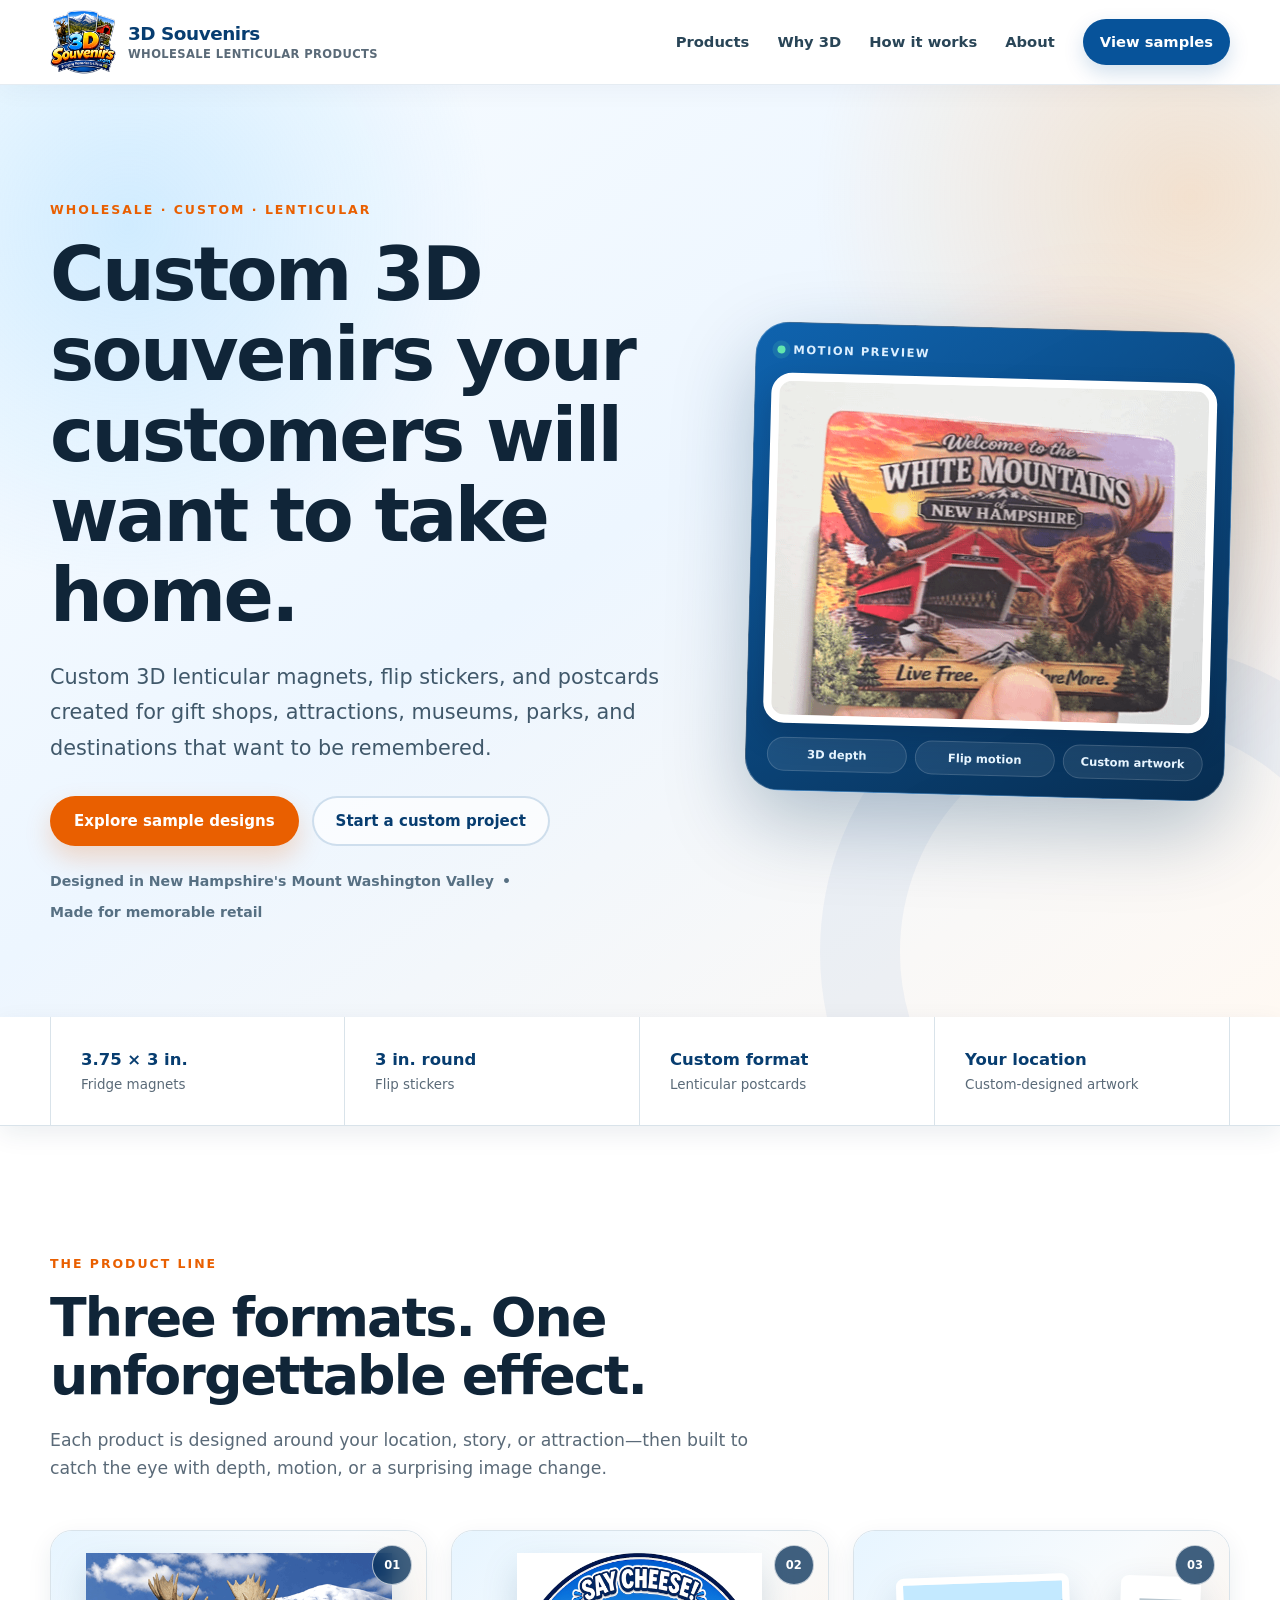
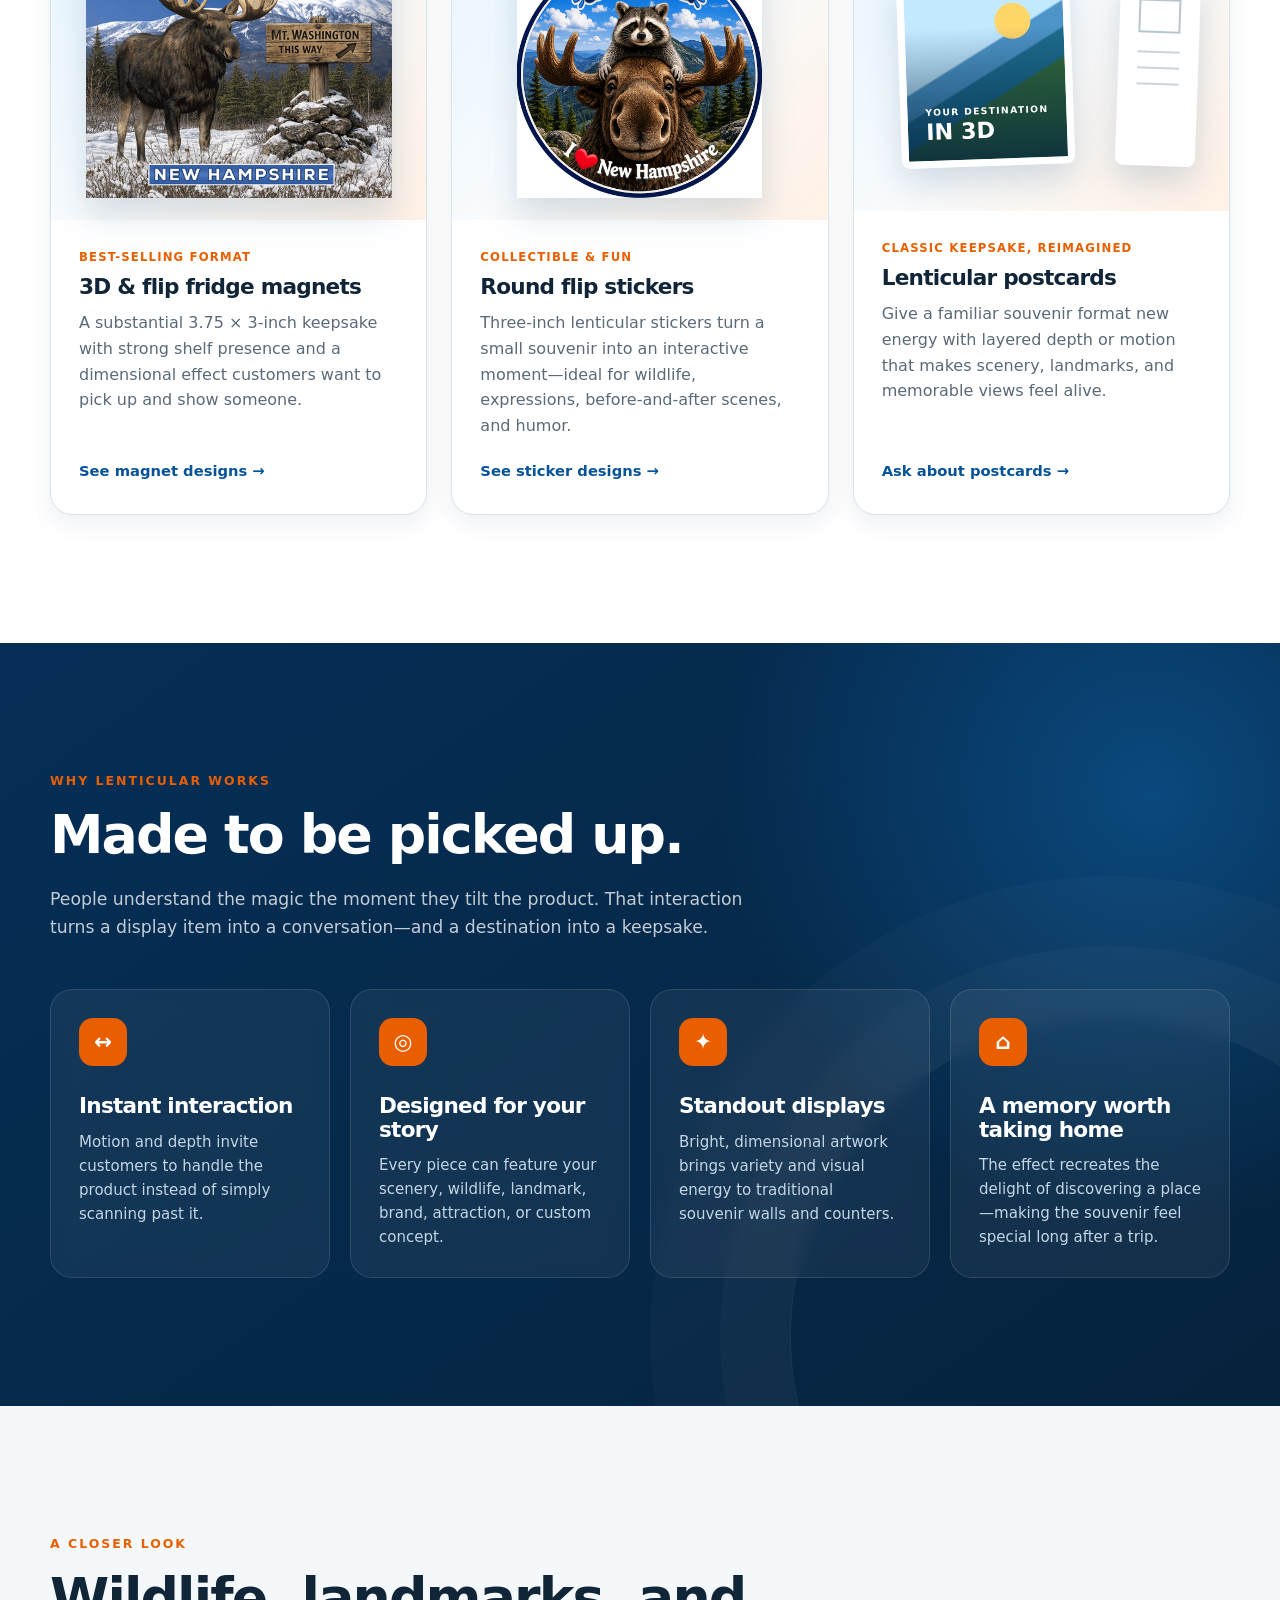
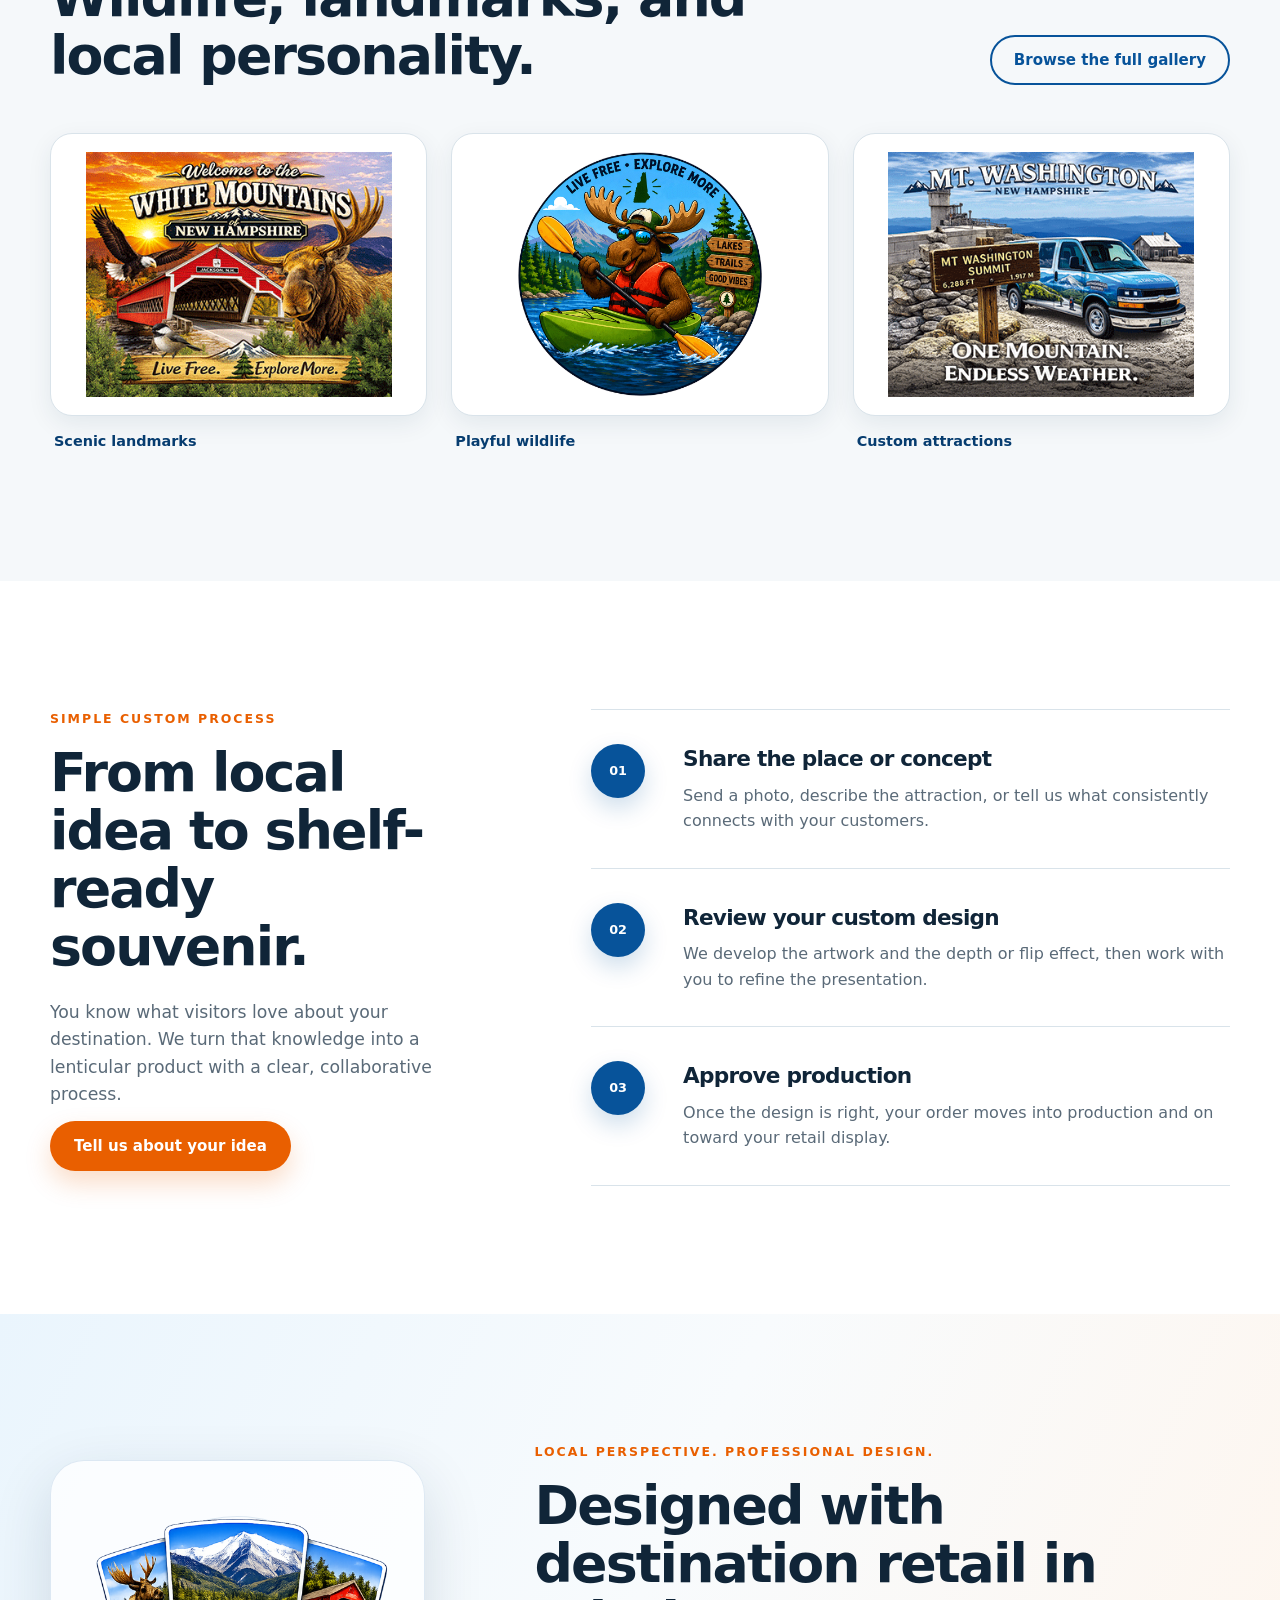
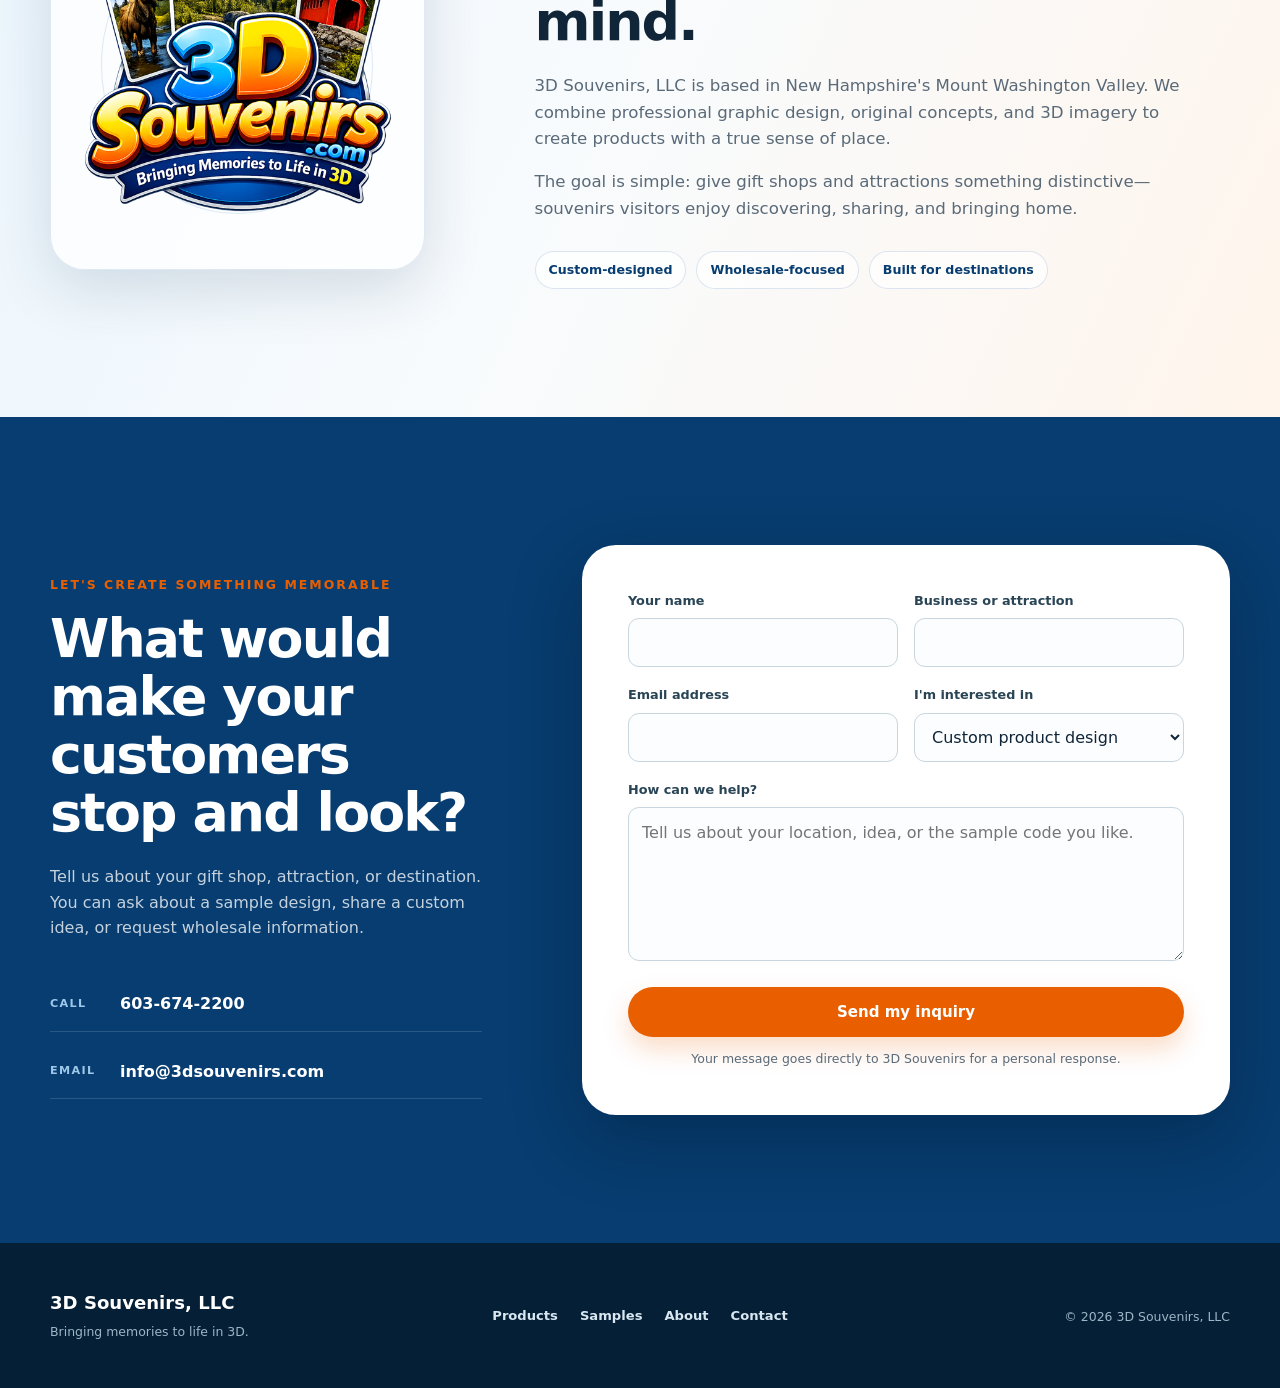
<file: index.html>
<!DOCTYPE html>
<html lang="en">
<head>
    <meta charset="UTF-8">
    <meta name="viewport" content="width=device-width, initial-scale=1">

    <title>Wholesale 3D Lenticular Souvenirs | 3D Souvenirs</title>
    <meta
        name="description"
        content="Custom wholesale 3D lenticular magnets, flip stickers, and postcards for gift shops, attractions, museums, parks, and tourist destinations."
    >
    <link rel="canonical" href="https://3dsouvenirs.com/">
    <meta name="theme-color" content="#07539a">

    <meta property="og:type" content="website">
    <meta property="og:title" content="Wholesale 3D Lenticular Souvenirs | 3D Souvenirs">
    <meta
        property="og:description"
        content="Custom lenticular souvenirs with eye-catching depth and motion—created to make destinations memorable and help gift-shop displays stand out."
    >
    <meta property="og:url" content="https://3dsouvenirs.com/">
    <meta property="og:image" content="https://3dsouvenirs.com/3DSouvenirs.png">
    <meta property="og:site_name" content="3D Souvenirs">

    <meta name="twitter:card" content="summary_large_image">
    <meta name="twitter:title" content="Wholesale 3D Lenticular Souvenirs">
    <meta
        name="twitter:description"
        content="Custom magnets, flip stickers, and postcards for gift shops, attractions, and destinations."
    >
    <meta name="twitter:image" content="https://3dsouvenirs.com/3DSouvenirs.png">

    <link rel="icon" href="/3DSouvenirs.png" type="image/png">
    <link rel="stylesheet" href="/assets/site.css?v=20260728-1">
    <script src="/assets/site.js" defer></script>

    <!-- Google tag (gtag.js) -->
    <script async src="https://www.googletagmanager.com/gtag/js?id=G-2M84R3ZYTQ"></script>
    <script>
        window.dataLayer = window.dataLayer || [];
        function gtag(){dataLayer.push(arguments);}
        gtag("js", new Date());
        gtag("config", "G-2M84R3ZYTQ");
    </script>

    <script type="application/ld+json">
    {
        "@context": "https://schema.org",
        "@type": "Organization",
        "name": "3D Souvenirs, LLC",
        "url": "https://3dsouvenirs.com/",
        "logo": "https://3dsouvenirs.com/3DSouvenirs.png",
        "email": "info@3dsouvenirs.com",
        "telephone": "+1-603-674-2200",
        "description": "Custom wholesale 3D lenticular magnets, flip stickers, and postcards for gift shops, attractions, museums, parks, and tourist destinations.",
        "areaServed": "United States",
        "knowsAbout": [
            "3D lenticular magnets",
            "lenticular flip stickers",
            "lenticular postcards",
            "custom wholesale souvenirs"
        ]
    }
    </script>
</head>

<body>
    <a class="skip-link" href="#main-content">Skip to main content</a>

    <header class="site-header">
        <div class="shell header-inner">
            <a class="brand" href="/" aria-label="3D Souvenirs home">
                <img
                    class="brand-logo"
                    src="/3DSouvenirs.png"
                    width="500"
                    height="482"
                    alt=""
                >
                <span class="brand-copy">
                    <strong>3D Souvenirs</strong>
                    <span>Wholesale lenticular products</span>
                </span>
            </a>

            <button
                class="menu-toggle"
                type="button"
                aria-expanded="false"
                aria-controls="site-navigation"
            >
                <span class="menu-toggle-label">Menu</span>
                <span class="menu-lines" aria-hidden="true"></span>
            </button>

            <nav class="site-nav" id="site-navigation" aria-label="Primary navigation">
                <a href="#products">Products</a>
                <a href="#why-3d">Why 3D</a>
                <a href="#process">How it works</a>
                <a href="#about">About</a>
                <a class="nav-cta" href="/samples/">View samples</a>
            </nav>
        </div>
    </header>

    <main id="main-content">
        <section class="hero">
            <div class="shell hero-grid">
                <div class="hero-copy">
                    <p class="eyebrow">Wholesale · Custom · Lenticular</p>
                    <h1>Custom 3D souvenirs your customers will want to take home.</h1>
                    <p class="hero-intro">
                        Custom 3D lenticular magnets, flip stickers, and postcards
                        created for gift shops, attractions, museums, parks, and
                        destinations that want to be remembered.
                    </p>

                    <div class="button-row">
                        <a class="button button-primary" href="/samples/">
                            Explore sample designs
                        </a>
                        <a class="button button-secondary" href="#contact">
                            Start a custom project
                        </a>
                    </div>

                    <p class="hero-note">
                        Designed in New Hampshire's Mount Washington Valley
                        <span aria-hidden="true">•</span>
                        Made for memorable retail
                    </p>
                </div>

                <div class="hero-visual" aria-label="Animated lenticular souvenir example">
                    <div class="motion-card">
                        <div class="motion-card-topline">
                            <span class="live-dot" aria-hidden="true"></span>
                            Motion preview
                        </div>
                        <div class="motion-frame">
                            <img
                                src="/sample.gif"
                                width="464"
                                height="360"
                                alt="Animated example showing the changing view of a custom lenticular souvenir"
                            >
                        </div>
                        <div class="motion-features" aria-label="Product features">
                            <span>3D depth</span>
                            <span>Flip motion</span>
                            <span>Custom artwork</span>
                        </div>
                    </div>
                </div>
            </div>
        </section>

        <section class="spec-strip" aria-label="Core product formats">
            <div class="shell spec-grid">
                <div>
                    <strong>3.75 × 3 in.</strong>
                    <span>Fridge magnets</span>
                </div>
                <div>
                    <strong>3 in. round</strong>
                    <span>Flip stickers</span>
                </div>
                <div>
                    <strong>Custom format</strong>
                    <span>Lenticular postcards</span>
                </div>
                <div>
                    <strong>Your location</strong>
                    <span>Custom-designed artwork</span>
                </div>
            </div>
        </section>

        <section class="section" id="products">
            <div class="shell">
                <div class="section-heading">
                    <p class="eyebrow">The product line</p>
                    <h2>Three formats. One unforgettable effect.</h2>
                    <p>
                        Each product is designed around your location, story, or
                        attraction—then built to catch the eye with depth, motion,
                        or a surprising image change.
                    </p>
                </div>

                <div class="product-grid">
                    <article class="product-card">
                        <div class="product-number" aria-hidden="true">01</div>
                        <div class="product-image landscape">
                            <img
                                src="/samples/moose_washington.gif"
                                width="500"
                                height="400"
                                loading="lazy"
                                decoding="async"
                                alt="Animated Mount Washington moose magnet design"
                            >
                        </div>
                        <div class="product-card-copy">
                            <p class="product-kicker">Best-selling format</p>
                            <h3>3D &amp; flip fridge magnets</h3>
                            <p>
                                A substantial 3.75 × 3-inch keepsake with strong
                                shelf presence and a dimensional effect customers
                                want to pick up and show someone.
                            </p>
                            <a class="text-link" href="/samples/#magnets">
                                See magnet designs <span aria-hidden="true">→</span>
                            </a>
                        </div>
                    </article>

                    <article class="product-card">
                        <div class="product-number" aria-hidden="true">02</div>
                        <div class="product-image">
                            <img
                                src="/samples/say_cheese_sticker.gif"
                                width="900"
                                height="900"
                                loading="lazy"
                                decoding="async"
                                alt="Animated moose and raccoon flip sticker design"
                            >
                        </div>
                        <div class="product-card-copy">
                            <p class="product-kicker">Collectible &amp; fun</p>
                            <h3>Round flip stickers</h3>
                            <p>
                                Three-inch lenticular stickers turn a small souvenir
                                into an interactive moment—ideal for wildlife,
                                expressions, before-and-after scenes, and humor.
                            </p>
                            <a class="text-link" href="/samples/#stickers">
                                See sticker designs <span aria-hidden="true">→</span>
                            </a>
                        </div>
                    </article>

                    <article class="product-card">
                        <div class="product-number" aria-hidden="true">03</div>
                        <div class="postcard-visual" aria-hidden="true">
                            <div class="postcard-scene">
                                <span>YOUR DESTINATION</span>
                                <strong>IN 3D</strong>
                            </div>
                            <div class="postcard-lines">
                                <i></i><i></i><i></i>
                            </div>
                        </div>
                        <div class="product-card-copy">
                            <p class="product-kicker">Classic keepsake, reimagined</p>
                            <h3>Lenticular postcards</h3>
                            <p>
                                Give a familiar souvenir format new energy with
                                layered depth or motion that makes scenery,
                                landmarks, and memorable views feel alive.
                            </p>
                            <a class="text-link" href="#contact">
                                Ask about postcards <span aria-hidden="true">→</span>
                            </a>
                        </div>
                    </article>
                </div>
            </div>
        </section>

        <section class="section section-dark" id="why-3d">
            <div class="shell">
                <div class="section-heading section-heading-light">
                    <p class="eyebrow">Why lenticular works</p>
                    <h2>Made to be picked up.</h2>
                    <p>
                        People understand the magic the moment they tilt the
                        product. That interaction turns a display item into a
                        conversation—and a destination into a keepsake.
                    </p>
                </div>

                <div class="benefit-grid">
                    <article>
                        <span class="benefit-icon" aria-hidden="true">↔</span>
                        <h3>Instant interaction</h3>
                        <p>
                            Motion and depth invite customers to handle the product
                            instead of simply scanning past it.
                        </p>
                    </article>
                    <article>
                        <span class="benefit-icon" aria-hidden="true">◎</span>
                        <h3>Designed for your story</h3>
                        <p>
                            Every piece can feature your scenery, wildlife,
                            landmark, brand, attraction, or custom concept.
                        </p>
                    </article>
                    <article>
                        <span class="benefit-icon" aria-hidden="true">✦</span>
                        <h3>Standout displays</h3>
                        <p>
                            Bright, dimensional artwork brings variety and visual
                            energy to traditional souvenir walls and counters.
                        </p>
                    </article>
                    <article>
                        <span class="benefit-icon" aria-hidden="true">⌂</span>
                        <h3>A memory worth taking home</h3>
                        <p>
                            The effect recreates the delight of discovering a
                            place—making the souvenir feel special long after a trip.
                        </p>
                    </article>
                </div>
            </div>
        </section>

        <section class="section featured-section" aria-labelledby="featured-title">
            <div class="shell">
                <div class="section-heading split-heading">
                    <div>
                        <p class="eyebrow">A closer look</p>
                        <h2 id="featured-title">Wildlife, landmarks, and local personality.</h2>
                    </div>
                    <a class="button button-outline" href="/samples/">
                        Browse the full gallery
                    </a>
                </div>

                <div class="featured-grid">
                    <figure>
                        <div>
                            <img
                                src="/samples/covered_bridge.gif"
                                width="375"
                                height="300"
                                loading="lazy"
                                decoding="async"
                                alt="Animated New Hampshire covered bridge magnet"
                            >
                        </div>
                        <figcaption>Scenic landmarks</figcaption>
                    </figure>
                    <figure>
                        <div>
                            <img
                                src="/samples/paddle_moose.gif"
                                width="900"
                                height="900"
                                loading="lazy"
                                decoding="async"
                                alt="Animated New Hampshire paddle moose sticker"
                            >
                        </div>
                        <figcaption>Playful wildlife</figcaption>
                    </figure>
                    <figure>
                        <div>
                            <img
                                src="/samples/auto_road.gif"
                                width="375"
                                height="300"
                                loading="lazy"
                                decoding="async"
                                alt="Animated Mount Washington Auto Road magnet"
                            >
                        </div>
                        <figcaption>Custom attractions</figcaption>
                    </figure>
                </div>
            </div>
        </section>

        <section class="section process-section" id="process">
            <div class="shell process-layout">
                <div class="section-heading">
                    <p class="eyebrow">Simple custom process</p>
                    <h2>From local idea to shelf-ready souvenir.</h2>
                    <p>
                        You know what visitors love about your destination. We turn
                        that knowledge into a lenticular product with a clear,
                        collaborative process.
                    </p>
                    <a class="button button-primary" href="#contact">
                        Tell us about your idea
                    </a>
                </div>

                <ol class="process-list">
                    <li>
                        <span>01</span>
                        <div>
                            <h3>Share the place or concept</h3>
                            <p>
                                Send a photo, describe the attraction, or tell us
                                what consistently connects with your customers.
                            </p>
                        </div>
                    </li>
                    <li>
                        <span>02</span>
                        <div>
                            <h3>Review your custom design</h3>
                            <p>
                                We develop the artwork and the depth or flip effect,
                                then work with you to refine the presentation.
                            </p>
                        </div>
                    </li>
                    <li>
                        <span>03</span>
                        <div>
                            <h3>Approve production</h3>
                            <p>
                                Once the design is right, your order moves into
                                production and on toward your retail display.
                            </p>
                        </div>
                    </li>
                </ol>
            </div>
        </section>

        <section class="section about-section" id="about">
            <div class="shell about-grid">
                <div class="about-mark">
                    <img
                        src="/3DSouvenirs.png"
                        width="500"
                        height="482"
                        loading="lazy"
                        alt="3D Souvenirs — Bringing Memories to Life in 3D"
                    >
                </div>
                <div>
                    <p class="eyebrow">Local perspective. Professional design.</p>
                    <h2>Designed with destination retail in mind.</h2>
                    <p>
                        3D Souvenirs, LLC is based in New Hampshire's Mount
                        Washington Valley. We combine professional graphic design,
                        original concepts, and 3D imagery to create products with a
                        true sense of place.
                    </p>
                    <p>
                        The goal is simple: give gift shops and attractions something
                        distinctive—souvenirs visitors enjoy discovering, sharing,
                        and bringing home.
                    </p>
                    <div class="about-points" aria-label="Company strengths">
                        <span>Custom-designed</span>
                        <span>Wholesale-focused</span>
                        <span>Built for destinations</span>
                    </div>
                </div>
            </div>
        </section>

        <section class="contact-section" id="contact">
            <div class="shell contact-grid">
                <div class="contact-copy">
                    <p class="eyebrow">Let's create something memorable</p>
                    <h2>What would make your customers stop and look?</h2>
                    <p>
                        Tell us about your gift shop, attraction, or destination.
                        You can ask about a sample design, share a custom idea, or
                        request wholesale information.
                    </p>

                    <div class="contact-details">
                        <a href="tel:+16036742200">
                            <span>Call</span>
                            603-674-2200
                        </a>
                        <a href="mailto:info@3dsouvenirs.com">
                            <span>Email</span>
                            info@3dsouvenirs.com
                        </a>
                    </div>
                </div>

                <div class="form-panel">
                    <form action="https://formsubmit.co/info@3dsouvenirs.com" method="POST">
                        <input
                            type="hidden"
                            name="_subject"
                            value="New inquiry from 3DSouvenirs.com"
                        >
                        <input type="hidden" name="_template" value="table">
                        <input type="hidden" name="_captcha" value="false">
                        <input
                            type="hidden"
                            name="_next"
                            value="https://3dsouvenirs.com/thanks/"
                        >
                        <input
                            class="honeypot"
                            type="text"
                            name="_honey"
                            tabindex="-1"
                            autocomplete="off"
                            aria-hidden="true"
                        >

                        <div class="form-row">
                            <div class="field">
                                <label for="name">Your name</label>
                                <input
                                    id="name"
                                    type="text"
                                    name="name"
                                    autocomplete="name"
                                    required
                                >
                            </div>
                            <div class="field">
                                <label for="business">Business or attraction</label>
                                <input
                                    id="business"
                                    type="text"
                                    name="business"
                                    autocomplete="organization"
                                >
                            </div>
                        </div>

                        <div class="form-row">
                            <div class="field">
                                <label for="email">Email address</label>
                                <input
                                    id="email"
                                    type="email"
                                    name="email"
                                    autocomplete="email"
                                    required
                                >
                            </div>
                            <div class="field">
                                <label for="interest">I'm interested in</label>
                                <select id="interest" name="interest">
                                    <option value="Custom product design">Custom product design</option>
                                    <option value="An existing sample design">An existing sample design</option>
                                    <option value="Fridge magnets">Fridge magnets</option>
                                    <option value="Flip stickers">Flip stickers</option>
                                    <option value="Lenticular postcards">Lenticular postcards</option>
                                    <option value="Wholesale information">Wholesale information</option>
                                </select>
                            </div>
                        </div>

                        <div class="field">
                            <label for="message">How can we help?</label>
                            <textarea
                                id="message"
                                name="message"
                                rows="5"
                                placeholder="Tell us about your location, idea, or the sample code you like."
                                required
                            ></textarea>
                        </div>

                        <button class="button button-primary form-submit" type="submit">
                            Send my inquiry
                        </button>
                        <p class="form-note">
                            Your message goes directly to 3D Souvenirs for a personal response.
                        </p>
                    </form>
                </div>
            </div>
        </section>
    </main>

    <footer class="site-footer">
        <div class="shell footer-grid">
            <div>
                <a class="footer-brand" href="/">3D Souvenirs, LLC</a>
                <p>Bringing memories to life in 3D.</p>
            </div>
            <nav aria-label="Footer navigation">
                <a href="#products">Products</a>
                <a href="/samples/">Samples</a>
                <a href="#about">About</a>
                <a href="#contact">Contact</a>
            </nav>
            <p class="copyright">
                © <span data-current-year>2026</span> 3D Souvenirs, LLC
            </p>
        </div>
    </footer>
</body>
</html>
</file>
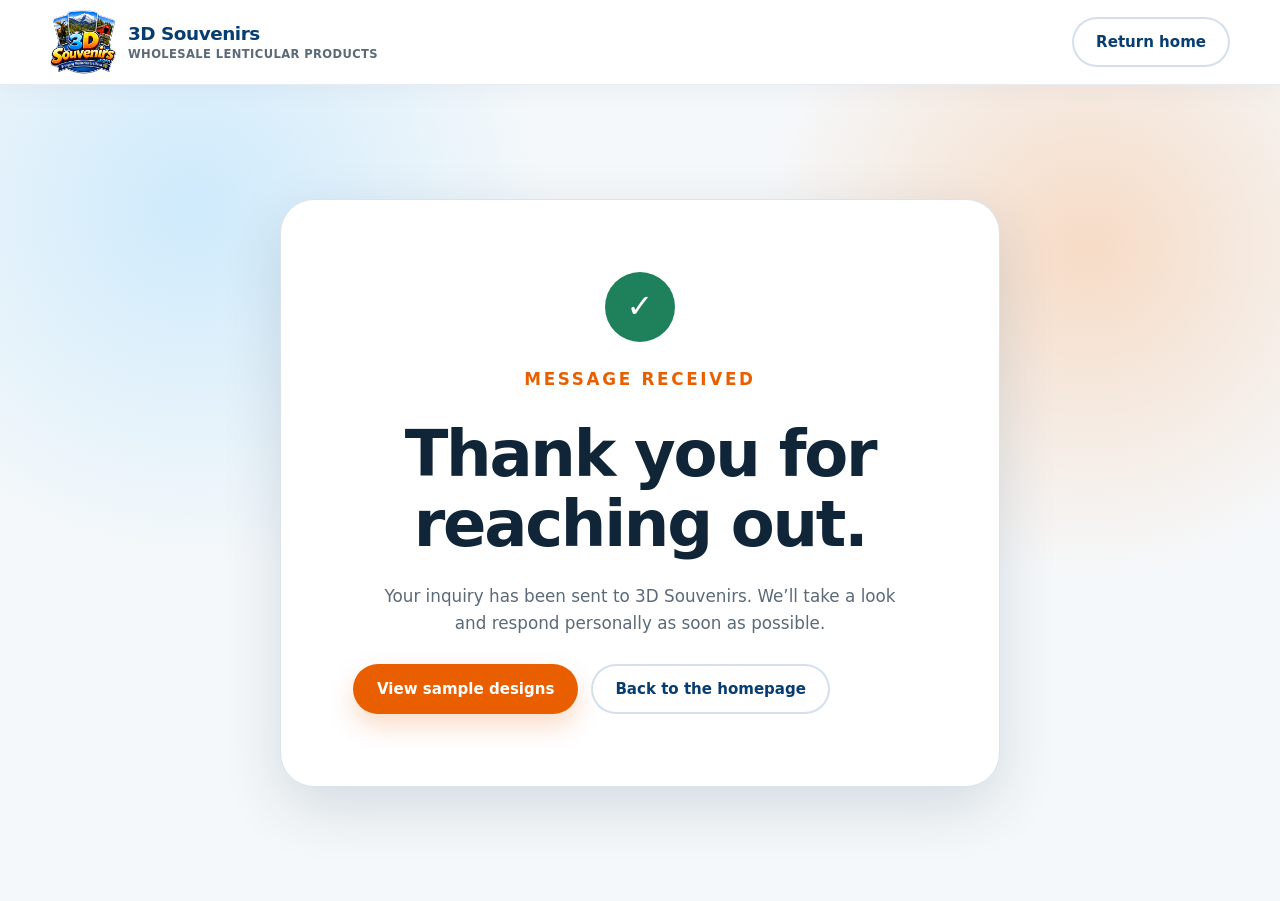
<file: thanks/index.html>
<!DOCTYPE html>
<html lang="en">
<head>
    <meta charset="UTF-8">
    <meta name="viewport" content="width=device-width, initial-scale=1">
    <title>Thank You | 3D Souvenirs</title>
    <meta name="robots" content="noindex">
    <meta name="theme-color" content="#07539a">
    <link rel="icon" href="/3DSouvenirs.png" type="image/png">
    <link rel="stylesheet" href="/assets/site.css">
    <script src="/assets/site.js" defer></script>
</head>
<body>
    <a class="skip-link" href="#main-content">Skip to main content</a>

    <header class="site-header">
        <div class="shell header-inner">
            <a class="brand" href="/" aria-label="3D Souvenirs home">
                <img
                    class="brand-logo"
                    src="/3DSouvenirs.png"
                    width="500"
                    height="482"
                    alt=""
                >
                <span class="brand-copy">
                    <strong>3D Souvenirs</strong>
                    <span>Wholesale lenticular products</span>
                </span>
            </a>
            <a class="button button-secondary" href="/">Return home</a>
        </div>
    </header>

    <main class="thank-you-page" id="main-content">
        <section class="thank-you-card">
            <div class="success-mark" aria-hidden="true">✓</div>
            <p class="eyebrow">Message received</p>
            <h1>Thank you for reaching out.</h1>
            <p>
                Your inquiry has been sent to 3D Souvenirs. We’ll take a
                look and respond personally as soon as possible.
            </p>
            <div class="button-row">
                <a class="button button-primary" href="/samples/">View sample designs</a>
                <a class="button button-secondary" href="/">Back to the homepage</a>
            </div>
        </section>
    </main>
</body>
</html>
</file>
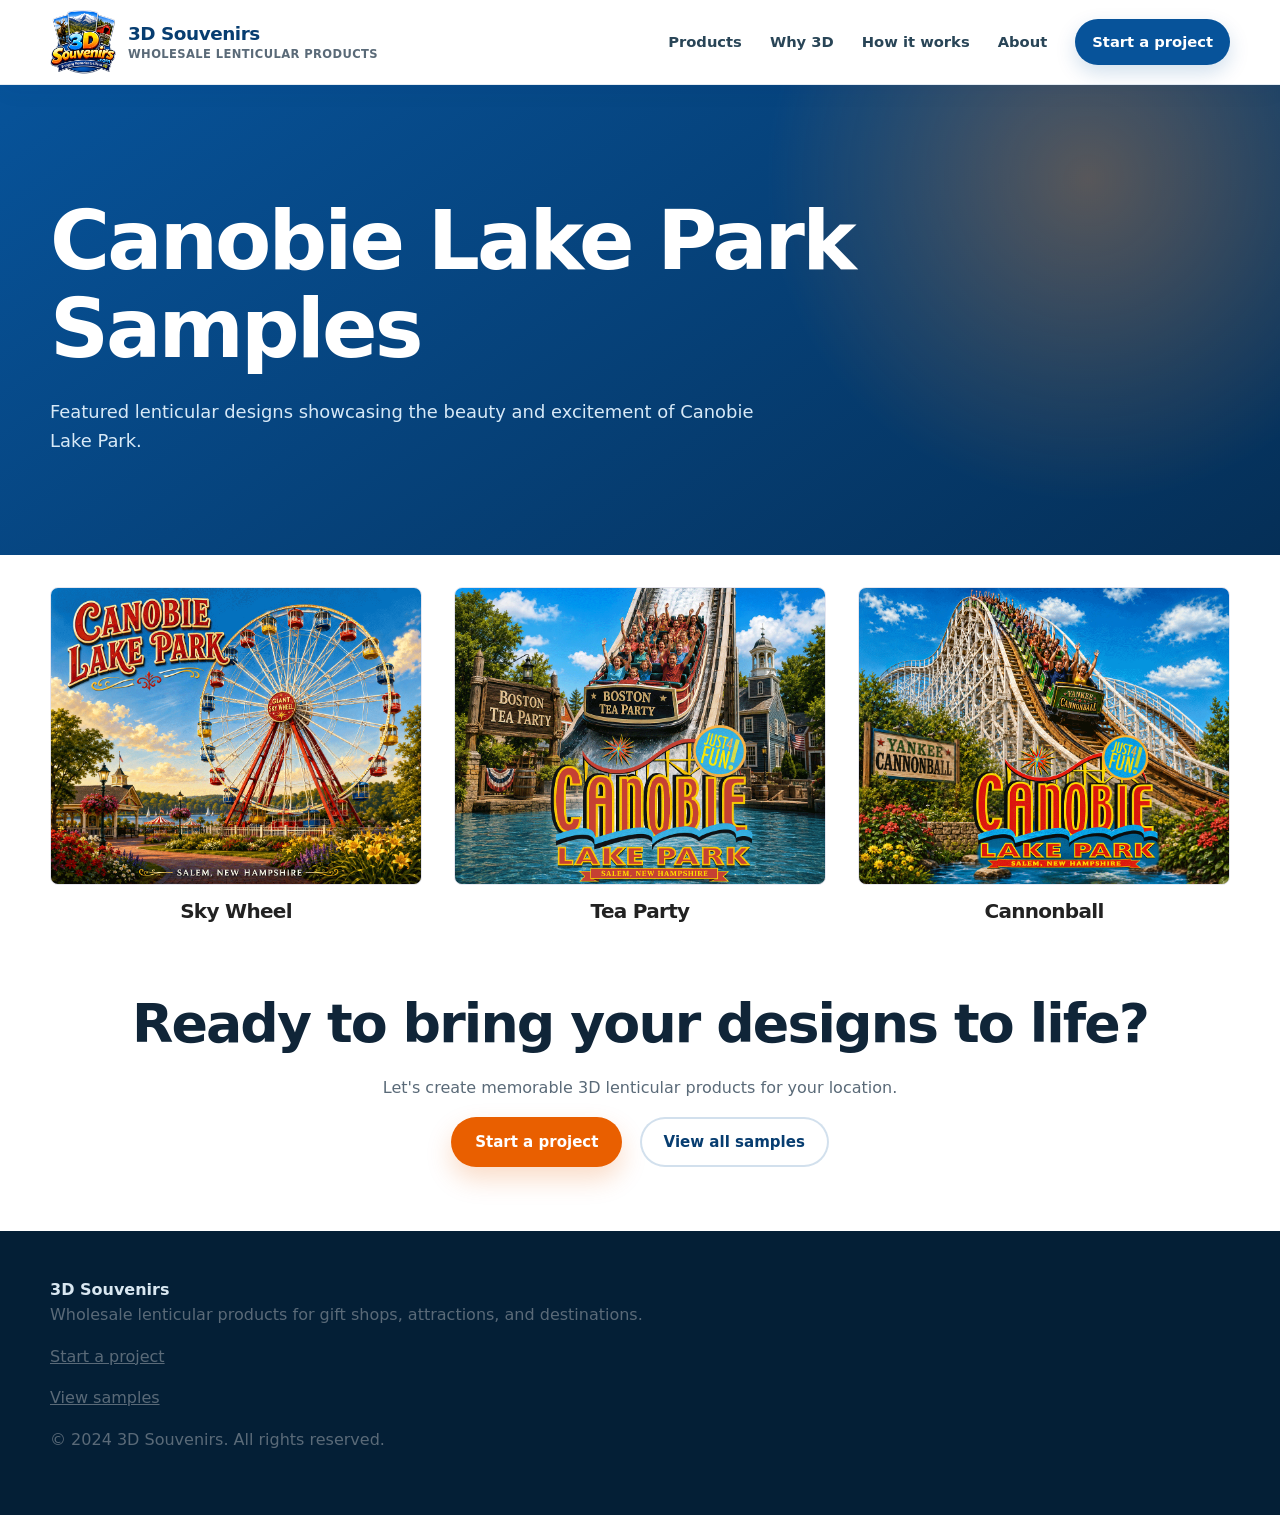
<file: samples/canobie.html>
<!DOCTYPE html>
<html lang="en">
<head>
    <meta charset="UTF-8">
    <meta name="viewport" content="width=device-width, initial-scale=1">
    <title>Canobie Lake Park Samples | 3D Souvenirs</title>
    <meta name="description" content="Browse animated samples of custom 3D lenticular designs for Canobie Lake Park.">
    <link rel="canonical" href="https://3dsouvenirs.com/samples/canobie.html">
    <meta name="theme-color" content="#07539a">
    <meta property="og:type" content="website">
    <meta property="og:title" content="Canobie Lake Park Samples">
    <meta property="og:description" content="Explore animated lenticular souvenir designs for Canobie Lake Park.">
    <meta property="og:url" content="https://3dsouvenirs.com/samples/canobie.html">
    <meta property="og:site_name" content="3D Souvenirs">
    <link rel="icon" href="/3DSouvenirs.png" type="image/png">
    <link rel="stylesheet" href="/assets/site.css">
    <script src="/assets/site.js" defer></script>
    <style>
        .sample-gallery { display: grid; grid-template-columns: repeat(auto-fit, minmax(350px, 1fr)); gap: 32px; margin-top: 32px; }
        .sample-item { text-align: center; }
        .sample-item img { max-width: 100%; height: auto; border-radius: 8px; border: 1px solid #e6e6ef; margin-bottom: 16px; }
        .sample-item h3 { margin: 0 0 8px; font-size: 1.25rem; color: #222; }
        .sample-item p { color: #666; margin: 0 0 16px; }
    </style>
    <!-- Google tag (gtag.js) -->
    <script async src="https://www.googletagmanager.com/gtag/js?id=G-2M84R3ZYTQ"></script>
    <script>
        window.dataLayer = window.dataLayer || [];
        function gtag(){dataLayer.push(arguments);}    
        gtag("js", new Date());
        gtag("config", "G-2M84R3ZYTQ");
    </script>
</head>

<body>
    <a class="skip-link" href="#main-content">Skip to main content</a>

    <header class="site-header">
        <div class="shell header-inner">
            <a class="brand" href="/" aria-label="3D Souvenirs home">
                <img
                    class="brand-logo"
                    src="/3DSouvenirs.png"
                    width="500"
                    height="482"
                    alt=""
                >
                <span class="brand-copy">
                    <strong>3D Souvenirs</strong>
                    <span>Wholesale lenticular products</span>
                </span>
            </a>

            <button
                class="menu-toggle"
                type="button"
                aria-expanded="false"
                aria-controls="site-navigation"
            >
                <span class="menu-toggle-label">Menu</span>
                <span class="menu-lines" aria-hidden="true"></span>
            </button>

            <nav class="site-nav" id="site-navigation" aria-label="Primary navigation">
                <a href="/#products">Products</a>
                <a href="/#why-3d">Why 3D</a>
                <a href="/#process">How it works</a>
                <a href="/#about">About</a>
                <a class="nav-cta" href="/#contact">Start a project</a>
            </nav>
        </div>
    </header>

    <main id="main-content">
        <section class="gallery-hero">
            <div class="shell">
                <h1>Canobie Lake Park Samples</h1>
                <p class="lead">Featured lenticular designs showcasing the beauty and excitement of Canobie Lake Park.</p>
            </div>
        </section>

        <section class="shell">
            <div class="sample-gallery">
                <div class="sample-item">
                    <img src="sky_wheel.gif" alt="Sky Wheel lenticular design" width="400" height="400" loading="lazy" decoding="async">
                    <h3>Sky Wheel</h3>
                </div>

                <div class="sample-item">
                    <img src="tea_party.gif" alt="Tea Party lenticular design" width="400" height="400" loading="lazy" decoding="async">
                    <h3>Tea Party</h3>
                </div>

                <div class="sample-item">
                    <img src="cannonball.gif" alt="Cannonball ride lenticular design" width="400" height="400" loading="lazy" decoding="async">
                    <h3>Cannonball</h3>
                </div>
            </div>
        </section>

        <section class="cta-section" style="margin-top: 64px; margin-bottom: 64px;">
            <div class="shell" style="text-align: center;">
                <h2>Ready to bring your designs to life?</h2>
                <p>Let's create memorable 3D lenticular products for your location.</p>
                <a href="/#contact" class="button button-primary">Start a project</a>
                <a href="/samples/" class="button button-secondary" style="margin-left: 12px;">View all samples</a>
            </div>
        </section>
    </main>

    <footer class="site-footer">
        <div class="shell footer-inner">
            <div class="footer-content">
                <div class="footer-section">
                    <strong>3D Souvenirs</strong>
                    <p>Wholesale lenticular products for gift shops, attractions, and destinations.</p>
                </div>
                <div class="footer-section">
                    <p><a href="/#contact">Start a project</a></p>
                    <p><a href="/samples/">View samples</a></p>
                </div>
            </div>
            <div class="footer-bottom">
                <p>&copy; 2024 3D Souvenirs. All rights reserved.</p>
            </div>
        </div>
    </footer>
</body>
</html>
</file>
<file: assets/site.css>
:root {
    --blue-950: #052f57;
    --blue-900: #073d70;
    --blue-800: #07539a;
    --blue-700: #0b67ba;
    --blue-100: #e8f4ff;
    --orange-600: #e95f00;
    --orange-500: #fb750c;
    --orange-100: #fff0e3;
    --ink: #102538;
    --muted: #5a6a78;
    --line: #d9e3ea;
    --paper: #ffffff;
    --canvas: #f5f8fa;
    --success: #1f815c;
    --shadow-sm: 0 8px 24px rgba(7, 46, 80, 0.08);
    --shadow-md: 0 20px 60px rgba(4, 39, 70, 0.14);
    --radius-sm: 12px;
    --radius-md: 22px;
    --radius-lg: 34px;
    --shell: 1180px;
}

*,
*::before,
*::after {
    box-sizing: border-box;
}

html {
    scroll-behavior: smooth;
    scroll-padding-top: 100px;
}

body {
    margin: 0;
    color: var(--ink);
    background: var(--paper);
    font-family:
        Inter, ui-sans-serif, system-ui, -apple-system, BlinkMacSystemFont,
        "Segoe UI", sans-serif;
    font-size: 16px;
    line-height: 1.6;
    text-rendering: optimizeLegibility;
}

body.menu-open {
    overflow: hidden;
}

img {
    display: block;
    max-width: 100%;
    height: auto;
}

a {
    color: inherit;
}

button,
input,
select,
textarea {
    font: inherit;
}

button,
a {
    -webkit-tap-highlight-color: transparent;
}

button:focus-visible,
a:focus-visible,
input:focus-visible,
select:focus-visible,
textarea:focus-visible {
    outline: 3px solid rgba(251, 117, 12, 0.45);
    outline-offset: 3px;
}

h1,
h2,
h3,
p {
    margin-top: 0;
}

h1,
h2,
h3 {
    color: var(--ink);
    font-weight: 800;
    letter-spacing: -0.035em;
    line-height: 1.08;
}

h1 {
    max-width: 770px;
    margin-bottom: 24px;
    font-size: clamp(2.8rem, 6.4vw, 5.4rem);
}

.hero h1 {
    font-size: clamp(2.6rem, 5.8vw, 5rem);
}

h2 {
    margin-bottom: 22px;
    font-size: clamp(2.1rem, 4.2vw, 3.8rem);
}

h3 {
    margin-bottom: 12px;
    font-size: 1.35rem;
}

p {
    color: var(--muted);
}

.shell {
    width: min(calc(100% - 40px), var(--shell));
    margin-inline: auto;
}

.skip-link {
    position: fixed;
    z-index: 1000;
    top: 12px;
    left: 12px;
    padding: 10px 16px;
    border-radius: 8px;
    color: var(--paper);
    background: var(--blue-950);
    transform: translateY(-160%);
    transition: transform 160ms ease;
}

.skip-link:focus {
    transform: translateY(0);
}

.site-header {
    position: sticky;
    z-index: 100;
    top: 0;
    border-bottom: 1px solid rgba(9, 75, 132, 0.1);
    background: rgba(255, 255, 255, 0.94);
    box-shadow: 0 6px 24px rgba(4, 42, 74, 0.04);
    backdrop-filter: blur(16px);
}

.header-inner {
    position: relative;
    display: flex;
    min-height: 84px;
    align-items: center;
    justify-content: space-between;
    gap: 28px;
}

.brand {
    display: inline-flex;
    min-width: 210px;
    align-items: center;
    gap: 12px;
    text-decoration: none;
}

.brand-logo {
    width: 66px;
    height: 64px;
    object-fit: contain;
}

.brand-copy {
    display: flex;
    flex-direction: column;
    line-height: 1.15;
}

.brand-copy strong {
    color: var(--blue-900);
    font-size: 1.15rem;
    letter-spacing: -0.025em;
}

.brand-copy span {
    margin-top: 4px;
    color: var(--muted);
    font-size: 0.72rem;
    font-weight: 700;
    letter-spacing: 0.035em;
    text-transform: uppercase;
}

.site-nav {
    display: flex;
    align-items: center;
    gap: 28px;
}

.site-nav a {
    position: relative;
    color: #294557;
    font-size: 0.92rem;
    font-weight: 750;
    text-decoration: none;
}

.site-nav a:not(.nav-cta)::after {
    position: absolute;
    right: 0;
    bottom: -7px;
    left: 0;
    height: 2px;
    content: "";
    background: var(--orange-500);
    transform: scaleX(0);
    transform-origin: right;
    transition: transform 180ms ease;
}

.site-nav a:not(.nav-cta):hover::after {
    transform: scaleX(1);
    transform-origin: left;
}

.site-nav .nav-cta {
    padding: 11px 17px;
    border-radius: 999px;
    color: var(--paper);
    background: var(--blue-800);
    box-shadow: 0 8px 20px rgba(7, 83, 154, 0.18);
    transition:
        background 180ms ease,
        transform 180ms ease;
}

.site-nav .nav-cta:hover {
    background: var(--orange-600);
    transform: translateY(-2px);
}

.menu-toggle {
    display: none;
    border: 0;
    color: var(--blue-900);
    background: transparent;
    cursor: pointer;
}

.hero {
    position: relative;
    overflow: hidden;
    padding: clamp(70px, 9vw, 120px) 0 94px;
    background:
        radial-gradient(circle at 10% 15%, rgba(137, 207, 255, 0.34), transparent 26%),
        radial-gradient(circle at 93% 12%, rgba(255, 171, 85, 0.28), transparent 26%),
        linear-gradient(145deg, #f8fcff 0%, #edf6ff 48%, #fff9f3 100%);
}

.hero::after {
    position: absolute;
    right: -160px;
    bottom: -245px;
    width: 620px;
    height: 620px;
    border: 80px solid rgba(8, 91, 165, 0.05);
    border-radius: 50%;
    content: "";
}

.hero-grid {
    position: relative;
    z-index: 1;
    display: grid;
    grid-template-columns: minmax(0, 1.12fr) minmax(360px, 0.88fr);
    align-items: center;
    gap: clamp(45px, 7vw, 90px);
}

.eyebrow {
    margin-bottom: 15px;
    color: var(--orange-600);
    font-size: 0.78rem;
    font-weight: 850;
    letter-spacing: 0.16em;
    text-transform: uppercase;
}

.hero-intro {
    max-width: 690px;
    margin-bottom: 30px;
    color: #40586a;
    font-size: clamp(1.08rem, 1.7vw, 1.3rem);
    line-height: 1.7;
}

.button-row {
    display: flex;
    flex-wrap: wrap;
    gap: 13px;
}

.button {
    display: inline-flex;
    min-height: 50px;
    align-items: center;
    justify-content: center;
    padding: 12px 22px;
    border: 2px solid transparent;
    border-radius: 999px;
    font-size: 0.94rem;
    font-weight: 800;
    line-height: 1.2;
    text-align: center;
    text-decoration: none;
    cursor: pointer;
    transition:
        border-color 180ms ease,
        background 180ms ease,
        box-shadow 180ms ease,
        color 180ms ease,
        transform 180ms ease;
}

.button:hover {
    transform: translateY(-2px);
}

.button-primary {
    color: var(--paper);
    background: var(--orange-600);
    box-shadow: 0 12px 26px rgba(233, 95, 0, 0.22);
}

.button-primary:hover {
    background: #cf5100;
    box-shadow: 0 16px 30px rgba(213, 83, 0, 0.28);
}

.button-secondary {
    border-color: rgba(7, 83, 154, 0.18);
    color: var(--blue-900);
    background: rgba(255, 255, 255, 0.66);
}

.button-secondary:hover {
    border-color: var(--blue-700);
    background: var(--paper);
}

.button-outline {
    border-color: var(--blue-800);
    color: var(--blue-800);
    background: transparent;
}

.button-outline:hover {
    color: var(--paper);
    background: var(--blue-800);
}

.hero-note {
    display: flex;
    margin: 24px 0 0;
    align-items: center;
    flex-wrap: wrap;
    gap: 8px;
    color: #577083;
    font-size: 0.88rem;
    font-weight: 650;
}

.hero-visual {
    position: relative;
}

.hero-visual::before {
    position: absolute;
    top: 8%;
    right: -8%;
    width: 72%;
    height: 72%;
    border-radius: 50%;
    content: "";
    background: var(--orange-500);
    filter: blur(70px);
    opacity: 0.17;
}

.motion-card {
    position: relative;
    z-index: 1;
    overflow: hidden;
    padding: 16px;
    border: 1px solid rgba(255, 255, 255, 0.25);
    border-radius: var(--radius-lg);
    background:
        linear-gradient(150deg, rgba(10, 96, 173, 0.98), rgba(4, 42, 78, 0.99));
    box-shadow: 0 30px 80px rgba(4, 45, 82, 0.28);
    transform: rotate(1.5deg);
}

.motion-card-topline {
    display: flex;
    padding: 2px 5px 14px;
    align-items: center;
    gap: 8px;
    color: #dcefff;
    font-size: 0.72rem;
    font-weight: 800;
    letter-spacing: 0.13em;
    text-transform: uppercase;
}

.live-dot {
    width: 8px;
    height: 8px;
    border-radius: 50%;
    background: #62e6ae;
    box-shadow: 0 0 0 5px rgba(98, 230, 174, 0.14);
}

.motion-frame {
    overflow: hidden;
    border: 8px solid var(--paper);
    border-radius: 21px;
    background: var(--paper);
    box-shadow: 0 14px 28px rgba(0, 24, 48, 0.22);
}

.motion-frame img {
    width: 100%;
    aspect-ratio: 29 / 22.5;
    object-fit: contain;
}

.motion-features {
    display: grid;
    padding: 14px 5px 3px;
    grid-template-columns: repeat(3, 1fr);
    gap: 8px;
    color: #e7f5ff;
    font-size: 0.72rem;
    font-weight: 700;
    text-align: center;
}

.motion-features span {
    padding: 7px 4px;
    border: 1px solid rgba(255, 255, 255, 0.15);
    border-radius: 999px;
    background: rgba(255, 255, 255, 0.08);
}

.spec-strip {
    position: relative;
    z-index: 2;
    border-bottom: 1px solid var(--line);
    background: var(--paper);
    box-shadow: var(--shadow-sm);
}

.spec-grid {
    display: grid;
    grid-template-columns: repeat(4, 1fr);
}

.spec-grid > div {
    display: flex;
    min-height: 108px;
    padding: 22px 30px;
    flex-direction: column;
    justify-content: center;
    border-right: 1px solid var(--line);
}

.spec-grid > div:first-child {
    border-left: 1px solid var(--line);
}

.spec-grid strong {
    color: var(--blue-900);
    font-size: 1.03rem;
}

.spec-grid span {
    color: var(--muted);
    font-size: 0.84rem;
}

.section {
    padding: clamp(84px, 10vw, 132px) 0;
}

.section-heading {
    max-width: 760px;
    margin-bottom: 48px;
}

.section-heading > p:not(.eyebrow) {
    max-width: 700px;
    margin-bottom: 0;
    font-size: 1.08rem;
}

.section-dark {
    position: relative;
    overflow: hidden;
    color: var(--paper);
    background:
        radial-gradient(circle at 90% 20%, rgba(18, 126, 213, 0.38), transparent 33%),
        linear-gradient(145deg, var(--blue-950), #06233d);
}

.section-dark::after {
    position: absolute;
    right: -150px;
    bottom: -250px;
    width: 640px;
    height: 640px;
    border: 1px solid rgba(255, 255, 255, 0.08);
    border-radius: 50%;
    box-shadow:
        0 0 0 70px rgba(255, 255, 255, 0.025),
        0 0 0 140px rgba(255, 255, 255, 0.018);
    content: "";
}

.section-heading-light {
    position: relative;
    z-index: 1;
}

.section-heading-light h2,
.section-heading-light p:not(.eyebrow) {
    color: var(--paper);
}

.section-heading-light p:not(.eyebrow) {
    opacity: 0.76;
}

.product-grid {
    display: grid;
    grid-template-columns: repeat(3, minmax(0, 1fr));
    gap: 24px;
}

.product-card {
    position: relative;
    display: flex;
    min-width: 0;
    overflow: hidden;
    flex-direction: column;
    border: 1px solid var(--line);
    border-radius: var(--radius-md);
    background: var(--paper);
    box-shadow: var(--shadow-sm);
    transition:
        border-color 200ms ease,
        box-shadow 200ms ease,
        transform 200ms ease;
}

.product-card:hover {
    border-color: #bad7ec;
    box-shadow: var(--shadow-md);
    transform: translateY(-6px);
}

.product-number {
    position: absolute;
    z-index: 2;
    top: 14px;
    right: 14px;
    display: grid;
    width: 40px;
    height: 40px;
    border: 1px solid rgba(255, 255, 255, 0.66);
    border-radius: 50%;
    place-items: center;
    color: var(--paper);
    background: rgba(5, 47, 87, 0.76);
    font-size: 0.72rem;
    font-weight: 800;
    backdrop-filter: blur(8px);
}

.product-image,
.postcard-visual {
    display: grid;
    min-height: 280px;
    padding: 22px;
    place-items: center;
    background:
        linear-gradient(135deg, #e7f5ff, #f8fbfd 46%, #fff1e5);
}

.product-image img {
    width: min(100%, 246px);
    max-height: 245px;
    object-fit: contain;
    filter: drop-shadow(0 16px 17px rgba(7, 61, 104, 0.16));
}

.product-image.landscape img {
    width: min(100%, 315px);
}

.product-card-copy {
    display: flex;
    padding: 28px 28px 31px;
    flex: 1;
    flex-direction: column;
}

.product-card-copy p {
    margin-bottom: 21px;
}

.product-card-copy .product-kicker {
    margin-bottom: 8px;
    color: var(--orange-600);
    font-size: 0.73rem;
    font-weight: 850;
    letter-spacing: 0.1em;
    text-transform: uppercase;
}

.product-card-copy .text-link {
    margin-top: auto;
}

.text-link {
    color: var(--blue-800);
    font-size: 0.92rem;
    font-weight: 800;
    text-decoration: none;
}

.text-link span {
    display: inline-block;
    transition: transform 160ms ease;
}

.text-link:hover span {
    transform: translateX(4px);
}

.postcard-visual {
    grid-template-columns: 1.45fr 0.65fr;
    gap: 12px;
}

.postcard-scene,
.postcard-lines {
    height: 190px;
    border: 7px solid var(--paper);
    border-radius: 8px;
    box-shadow: 0 15px 35px rgba(7, 61, 104, 0.17);
}

.postcard-scene {
    display: flex;
    padding: 18px;
    flex-direction: column;
    justify-content: flex-end;
    color: var(--paper);
    background:
        linear-gradient(0deg, rgba(4, 35, 63, 0.75), transparent 75%),
        radial-gradient(circle at 68% 22%, #ffd668 0 10%, transparent 10.5%),
        linear-gradient(150deg, #c3e9ff 0 41%, #4d95c8 42% 51%, #1d6d8e 52% 62%, #346c38 63%);
    transform: rotate(-2deg);
}

.postcard-scene span {
    font-size: 0.58rem;
    font-weight: 800;
    letter-spacing: 0.14em;
}

.postcard-scene strong {
    font-size: 1.4rem;
    line-height: 1;
}

.postcard-lines {
    display: flex;
    padding: 42px 12px 20px;
    flex-direction: column;
    gap: 14px;
    background: var(--paper);
    transform: rotate(2deg);
}

.postcard-lines::before {
    width: 42px;
    height: 34px;
    margin: -26px 0 4px auto;
    border: 2px solid #b8c6cf;
    content: "";
}

.postcard-lines i {
    display: block;
    height: 2px;
    background: #c9d4db;
}

.benefit-grid {
    position: relative;
    z-index: 1;
    display: grid;
    grid-template-columns: repeat(4, minmax(0, 1fr));
    gap: 20px;
}

.benefit-grid article {
    min-height: 270px;
    padding: 28px;
    border: 1px solid rgba(255, 255, 255, 0.12);
    border-radius: var(--radius-md);
    background: rgba(255, 255, 255, 0.055);
    backdrop-filter: blur(8px);
}

.benefit-grid h3 {
    color: var(--paper);
}

.benefit-grid p {
    margin: 0;
    color: #c3d6e5;
    font-size: 0.94rem;
}

.benefit-icon {
    display: grid;
    width: 48px;
    height: 48px;
    margin-bottom: 28px;
    border-radius: 14px;
    place-items: center;
    color: var(--paper);
    background: var(--orange-600);
    font-size: 1.35rem;
    font-weight: 800;
}

.featured-section {
    background: var(--canvas);
}

.split-heading {
    display: flex;
    max-width: none;
    align-items: end;
    justify-content: space-between;
    gap: 30px;
}

.split-heading > div {
    max-width: 740px;
}

.split-heading h2 {
    margin-bottom: 0;
}

.featured-grid {
    display: grid;
    grid-template-columns: repeat(3, minmax(0, 1fr));
    gap: 24px;
}

.featured-grid figure {
    margin: 0;
}

.featured-grid figure > div {
    position: relative;
    overflow: hidden;
    aspect-ratio: 4 / 3;
    border: 1px solid var(--line);
    border-radius: var(--radius-md);
    background: var(--paper);
    box-shadow: var(--shadow-sm);
}

.featured-grid img {
    position: absolute;
    inset: 18px;
    width: calc(100% - 36px);
    height: calc(100% - 36px);
    object-fit: contain;
}

.featured-grid figcaption {
    padding: 14px 4px 0;
    color: var(--blue-900);
    font-size: 0.9rem;
    font-weight: 800;
}

.process-layout {
    display: grid;
    grid-template-columns: minmax(0, 0.8fr) minmax(480px, 1.2fr);
    align-items: start;
    gap: clamp(55px, 9vw, 120px);
}

.process-layout .section-heading {
    position: sticky;
    top: 120px;
    margin: 0;
}

.process-layout .button {
    margin-top: 12px;
}

.process-list {
    margin: 0;
    padding: 0;
    list-style: none;
}

.process-list li {
    display: grid;
    padding: 34px 0;
    grid-template-columns: 68px 1fr;
    gap: 24px;
    border-top: 1px solid var(--line);
}

.process-list li:last-child {
    border-bottom: 1px solid var(--line);
}

.process-list > li > span {
    display: grid;
    width: 54px;
    height: 54px;
    border-radius: 50%;
    place-items: center;
    color: var(--paper);
    background: var(--blue-800);
    font-size: 0.8rem;
    font-weight: 850;
    box-shadow: 0 10px 24px rgba(7, 83, 154, 0.2);
}

.process-list h3 {
    margin-top: 3px;
}

.process-list p {
    margin: 0;
}

.about-section {
    background:
        linear-gradient(115deg, #eaf5fd 0, #f8fbfd 48%, #fff5ec 100%);
}

.about-grid {
    display: grid;
    grid-template-columns: minmax(280px, 0.7fr) minmax(0, 1.3fr);
    align-items: center;
    gap: clamp(50px, 9vw, 110px);
}

.about-mark {
    position: relative;
    display: grid;
    min-height: 410px;
    padding: 32px;
    border: 1px solid rgba(7, 83, 154, 0.12);
    border-radius: var(--radius-lg);
    place-items: center;
    background: rgba(255, 255, 255, 0.74);
    box-shadow: var(--shadow-md);
}

.about-mark::before {
    position: absolute;
    width: 73%;
    height: 73%;
    border: 1px solid rgba(7, 83, 154, 0.12);
    border-radius: 50%;
    content: "";
}

.about-mark img {
    position: relative;
    z-index: 1;
    width: min(100%, 360px);
}

.about-grid > div:last-child > p:not(.eyebrow) {
    max-width: 680px;
    font-size: 1.04rem;
}

.about-points {
    display: flex;
    margin-top: 28px;
    flex-wrap: wrap;
    gap: 10px;
}

.about-points span {
    padding: 8px 13px;
    border: 1px solid rgba(7, 83, 154, 0.14);
    border-radius: 999px;
    color: var(--blue-900);
    background: rgba(255, 255, 255, 0.7);
    font-size: 0.79rem;
    font-weight: 800;
}

.contact-section {
    padding: clamp(84px, 10vw, 132px) 0;
    background: var(--blue-900);
}

.contact-grid {
    display: grid;
    grid-template-columns: minmax(0, 0.8fr) minmax(500px, 1.2fr);
    align-items: start;
    gap: clamp(50px, 8vw, 100px);
}

.contact-copy {
    padding-top: 30px;
}

.contact-copy h2,
.contact-copy > p:not(.eyebrow) {
    color: var(--paper);
}

.contact-copy > p:not(.eyebrow) {
    opacity: 0.77;
}

.contact-details {
    display: grid;
    margin-top: 36px;
    gap: 13px;
}

.contact-details a {
    display: flex;
    padding: 14px 0;
    align-items: center;
    gap: 18px;
    border-bottom: 1px solid rgba(255, 255, 255, 0.14);
    color: var(--paper);
    font-weight: 750;
    text-decoration: none;
}

.contact-details span {
    min-width: 52px;
    color: #9ec8e9;
    font-size: 0.7rem;
    font-weight: 850;
    letter-spacing: 0.12em;
    text-transform: uppercase;
}

.form-panel {
    padding: clamp(28px, 4vw, 46px);
    border-radius: var(--radius-lg);
    background: var(--paper);
    box-shadow: 0 24px 70px rgba(0, 19, 37, 0.32);
}

.form-row {
    display: grid;
    grid-template-columns: repeat(2, minmax(0, 1fr));
    gap: 16px;
}

.field {
    margin-bottom: 18px;
}

.field label {
    display: block;
    margin-bottom: 7px;
    color: #294455;
    font-size: 0.8rem;
    font-weight: 800;
}

.field input,
.field select,
.field textarea {
    width: 100%;
    border: 1px solid #c9d6de;
    border-radius: 11px;
    color: var(--ink);
    background: #fbfdfe;
    transition:
        border-color 160ms ease,
        box-shadow 160ms ease;
}

.field input,
.field select {
    height: 49px;
    padding: 0 13px;
}

.field textarea {
    min-height: 134px;
    padding: 12px 13px;
    resize: vertical;
}

.field input:focus,
.field select:focus,
.field textarea:focus {
    border-color: var(--blue-700);
    box-shadow: 0 0 0 4px rgba(11, 103, 186, 0.1);
}

.form-submit {
    width: 100%;
    border: 0;
}

.form-note {
    margin: 12px 0 0;
    font-size: 0.78rem;
    text-align: center;
}

.honeypot {
    position: absolute !important;
    width: 1px !important;
    height: 1px !important;
    overflow: hidden !important;
    clip: rect(0 0 0 0) !important;
    white-space: nowrap !important;
}

.site-footer {
    padding: 46px 0;
    color: #d9e7f1;
    background: #041f36;
}

.footer-grid {
    display: grid;
    grid-template-columns: 1fr auto 1fr;
    align-items: center;
    gap: 40px;
}

.footer-brand {
    color: var(--paper);
    font-size: 1.13rem;
    font-weight: 850;
    text-decoration: none;
}

.footer-grid > div p,
.copyright {
    margin: 4px 0 0;
    color: #9eb5c5;
    font-size: 0.78rem;
}

.footer-grid nav {
    display: flex;
    gap: 22px;
}

.footer-grid nav a {
    color: #d9e7f1;
    font-size: 0.82rem;
    font-weight: 700;
    text-decoration: none;
}

.footer-grid nav a:hover {
    color: var(--paper);
}

.copyright {
    text-align: right;
}

/* Sample gallery */
.gallery-hero {
    padding: clamp(68px, 9vw, 112px) 0 70px;
    color: var(--paper);
    background:
        radial-gradient(circle at 85% 20%, rgba(255, 141, 45, 0.33), transparent 28%),
        linear-gradient(145deg, var(--blue-800), var(--blue-950));
}

.gallery-hero .eyebrow {
    color: #ffc18b;
}

.gallery-hero h1 {
    max-width: 900px;
    color: var(--paper);
}

.gallery-hero p:not(.eyebrow) {
    max-width: 720px;
    margin-bottom: 30px;
    color: #d7e9f7;
    font-size: 1.12rem;
}

.gallery-jump {
    display: flex;
    flex-wrap: wrap;
    gap: 11px;
}

.gallery-jump a {
    display: inline-flex;
    min-height: 45px;
    padding: 9px 17px;
    align-items: center;
    border: 1px solid rgba(255, 255, 255, 0.26);
    border-radius: 999px;
    color: var(--paper);
    background: rgba(255, 255, 255, 0.08);
    font-size: 0.84rem;
    font-weight: 800;
    text-decoration: none;
    transition:
        background 180ms ease,
        transform 180ms ease;
}

.gallery-jump a:hover {
    background: rgba(255, 255, 255, 0.18);
    transform: translateY(-2px);
}

.gallery-section {
    padding: 82px 0;
    background: var(--canvas);
}

.gallery-section + .gallery-section {
    padding-top: 0;
}

.gallery-section-heading {
    display: flex;
    margin-bottom: 28px;
    align-items: end;
    justify-content: space-between;
    gap: 28px;
}

.gallery-section-heading h2 {
    margin-bottom: 7px;
    font-size: clamp(1.9rem, 3.4vw, 2.8rem);
}

.gallery-section-heading p {
    max-width: 650px;
    margin-bottom: 0;
}

.gallery-count {
    flex: 0 0 auto;
    padding: 8px 13px;
    border: 1px solid var(--line);
    border-radius: 999px;
    color: var(--blue-900);
    background: var(--paper);
    font-size: 0.78rem;
    font-weight: 850;
}

.gallery-grid {
    display: grid;
    grid-template-columns: repeat(3, minmax(0, 1fr));
    gap: 22px;
}

.gallery-card {
    display: flex;
    min-width: 0;
    overflow: hidden;
    flex-direction: column;
    border: 1px solid var(--line);
    border-radius: 18px;
    background: var(--paper);
    box-shadow: var(--shadow-sm);
    transition:
        border-color 180ms ease,
        box-shadow 180ms ease,
        transform 180ms ease;
}

.gallery-card:hover {
    border-color: #b5d4ea;
    box-shadow: 0 17px 42px rgba(5, 52, 92, 0.13);
    transform: translateY(-5px);
}

.gallery-image {
    position: relative;
    display: grid;
    overflow: hidden;
    min-height: 325px;
    padding: 18px;
    place-items: center;
    background: #ffffff;
}

.gallery-image::after {
    position: absolute;
    right: 14px;
    bottom: 13px;
    padding: 5px 9px;
    border-radius: 999px;
    content: "Motion preview";
    color: var(--blue-900);
    background: rgba(255, 255, 255, 0.9);
    box-shadow: 0 4px 15px rgba(5, 47, 87, 0.12);
    font-size: 0.63rem;
    font-weight: 800;
    letter-spacing: 0.05em;
    text-transform: uppercase;
}

.gallery-image img {
    width: 100%;
    max-width: 100%;
    max-height: 330px;
    object-fit: contain;
}

.gallery-image img[data-src] {
    min-height: 240px;
    opacity: 0;
}

.gallery-image img.is-loaded {
    min-height: 0;
    opacity: 1;
    transition: opacity 220ms ease;
}

.image-loading {
    position: absolute;
    display: flex;
    align-items: center;
    gap: 8px;
    color: #7890a1;
    font-size: 0.76rem;
    font-weight: 750;
}

.image-loading::before {
    width: 18px;
    height: 18px;
    border: 2px solid #d5e2ea;
    border-top-color: var(--blue-700);
    border-radius: 50%;
    content: "";
    animation: spin 700ms linear infinite;
}

.gallery-image.has-error .image-loading::before {
    display: none;
}

.gallery-image.has-error .image-loading {
    color: #9b2c2c;
}

.gallery-card-info {
    display: grid;
    padding: 18px 20px 20px;
    grid-template-columns: 1fr auto;
    align-items: center;
    gap: 16px;
    border-top: 1px solid #e8eef2;
}

.gallery-code {
    margin-bottom: 3px;
    color: var(--blue-800);
    font-size: 0.77rem;
    font-weight: 900;
    letter-spacing: 0.08em;
}

.gallery-name {
    color: #425b6c;
    font-size: 0.88rem;
}

.gallery-inquire {
    display: inline-flex;
    width: 38px;
    height: 38px;
    align-items: center;
    justify-content: center;
    border-radius: 50%;
    color: var(--paper);
    background: var(--orange-600);
    font-size: 1.1rem;
    font-weight: 800;
    text-decoration: none;
    transition:
        background 180ms ease,
        transform 180ms ease;
}

.gallery-inquire:hover {
    background: var(--blue-800);
    transform: translateX(2px);
}

.gallery-note {
    display: flex;
    margin-top: 28px;
    padding: 18px 21px;
    align-items: center;
    gap: 13px;
    border: 1px solid #c7dcea;
    border-radius: 14px;
    color: #425f72;
    background: var(--blue-100);
    font-size: 0.88rem;
}

.gallery-note strong {
    color: var(--blue-900);
}

.gallery-cta {
    padding: 76px 0;
    text-align: center;
    background: linear-gradient(130deg, #fff4ea, #f7fbfe);
}

.gallery-cta h2 {
    max-width: 780px;
    margin-inline: auto;
}

.gallery-cta p {
    max-width: 680px;
    margin: 0 auto 26px;
}

/* Thank-you page */
.thank-you-page {
    display: grid;
    min-height: calc(100vh - 84px);
    padding: 70px 0;
    place-items: center;
    background:
        radial-gradient(circle at 15% 15%, rgba(124, 205, 255, 0.32), transparent 28%),
        radial-gradient(circle at 85% 20%, rgba(251, 117, 12, 0.22), transparent 26%),
        var(--canvas);
}

.thank-you-card {
    width: min(calc(100% - 40px), 720px);
    padding: clamp(36px, 7vw, 72px);
    border: 1px solid var(--line);
    border-radius: var(--radius-lg);
    background: var(--paper);
    box-shadow: var(--shadow-md);
    text-align: center;
}

.success-mark {
    display: grid;
    width: 70px;
    height: 70px;
    margin: 0 auto 24px;
    border-radius: 50%;
    place-items: center;
    color: var(--paper);
    background: var(--success);
    font-size: 2rem;
    font-weight: 800;
}

.thank-you-card h1 {
    margin-inline: auto;
    font-size: clamp(2.4rem, 6vw, 4rem);
}

.thank-you-card p {
    max-width: 540px;
    margin: 0 auto 28px;
    font-size: 1.05rem;
}

@keyframes spin {
    to {
        transform: rotate(360deg);
    }
}

@media (max-width: 1050px) {
    .site-nav {
        gap: 18px;
    }

    .site-nav a {
        font-size: 0.86rem;
    }

    .hero-grid {
        grid-template-columns: minmax(0, 1.05fr) minmax(330px, 0.95fr);
        gap: 45px;
    }

    .benefit-grid {
        grid-template-columns: repeat(2, minmax(0, 1fr));
    }

    .benefit-grid article {
        min-height: 235px;
    }
}

@media (max-width: 900px) {
    .header-inner {
        min-height: 76px;
    }

    .brand-logo {
        width: 58px;
        height: 56px;
    }

    .menu-toggle {
        position: relative;
        z-index: 2;
        display: inline-flex;
        padding: 10px;
        align-items: center;
        gap: 10px;
    }

    .menu-toggle-label {
        font-size: 0.78rem;
        font-weight: 800;
    }

    .menu-lines,
    .menu-lines::before,
    .menu-lines::after {
        display: block;
        width: 23px;
        height: 2px;
        border-radius: 2px;
        background: currentColor;
        transition:
            top 180ms ease,
            transform 180ms ease;
    }

    .menu-lines {
        position: relative;
    }

    .menu-lines::before,
    .menu-lines::after {
        position: absolute;
        left: 0;
        content: "";
    }

    .menu-lines::before {
        top: -7px;
    }

    .menu-lines::after {
        top: 7px;
    }

    .menu-toggle[aria-expanded="true"] .menu-lines {
        background: transparent;
    }

    .menu-toggle[aria-expanded="true"] .menu-lines::before {
        top: 0;
        transform: rotate(45deg);
    }

    .menu-toggle[aria-expanded="true"] .menu-lines::after {
        top: 0;
        transform: rotate(-45deg);
    }

    .site-nav {
        position: absolute;
        top: calc(100% + 1px);
        right: -20px;
        left: -20px;
        display: none;
        padding: 20px;
        align-items: stretch;
        flex-direction: column;
        gap: 0;
        border-bottom: 1px solid var(--line);
        background: var(--paper);
        box-shadow: 0 18px 32px rgba(5, 45, 78, 0.13);
    }

    .site-nav.is-open {
        display: flex;
    }

    .site-nav a {
        padding: 13px 10px;
        font-size: 0.98rem;
    }

    .site-nav .nav-cta {
        margin-top: 9px;
        padding: 13px 17px;
        text-align: center;
    }

    .hero-grid,
    .about-grid,
    .contact-grid {
        grid-template-columns: 1fr;
    }

    .hero-copy {
        text-align: center;
    }

    .hero-copy h1,
    .hero-intro {
        margin-right: auto;
        margin-left: auto;
    }

    .button-row,
    .hero-note {
        justify-content: center;
    }

    .hero-visual {
        width: min(100%, 600px);
        margin-inline: auto;
    }

    .spec-grid {
        grid-template-columns: repeat(2, 1fr);
    }

    .spec-grid > div:first-child {
        border-left: 0;
    }

    .spec-grid > div:nth-child(2) {
        border-right: 0;
    }

    .spec-grid > div:nth-child(-n + 2) {
        border-bottom: 1px solid var(--line);
    }

    .product-grid {
        grid-template-columns: 1fr;
    }

    .product-card {
        display: grid;
        grid-template-columns: minmax(280px, 0.85fr) minmax(0, 1.15fr);
    }

    .product-card-copy {
        padding: 36px;
    }

    .process-layout {
        grid-template-columns: 1fr;
        gap: 38px;
    }

    .process-layout .section-heading {
        position: static;
    }

    .about-mark {
        width: min(100%, 500px);
        min-height: 380px;
        margin-inline: auto;
    }

    .contact-grid {
        gap: 44px;
    }

    .contact-copy {
        max-width: 650px;
        padding-top: 0;
    }

    .footer-grid {
        grid-template-columns: 1fr 1fr;
    }

    .footer-grid nav {
        justify-content: flex-end;
    }

    .copyright {
        grid-column: 1 / -1;
        text-align: left;
    }

    .gallery-grid {
        grid-template-columns: repeat(2, minmax(0, 1fr));
    }
}

@media (max-width: 680px) {
    .shell {
        width: min(calc(100% - 28px), var(--shell));
    }

    .brand {
        min-width: 0;
    }

    .brand-copy span {
        display: none;
    }

    .brand-logo {
        width: 52px;
        height: 50px;
    }

    .header-inner {
        min-height: 70px;
    }

    .site-nav {
        right: -14px;
        left: -14px;
    }

    .hero {
        padding: 62px 0 68px;
    }

    h1 {
        font-size: clamp(2.55rem, 13vw, 4rem);
    }

    .hero h1 {
        font-size: clamp(2.35rem, 12vw, 3.7rem);
    }

    h2 {
        font-size: clamp(2rem, 10vw, 3rem);
    }

    .hero-grid {
        gap: 42px;
    }

    .button-row {
        flex-direction: column;
    }

    .button-row .button {
        width: 100%;
    }

    .hero-note {
        display: block;
        text-align: center;
    }

    .hero-note span {
        display: none;
    }

    .motion-card {
        padding: 11px;
        border-radius: 24px;
        transform: none;
    }

    .motion-frame {
        border-width: 5px;
        border-radius: 16px;
    }

    .motion-features {
        grid-template-columns: 1fr;
    }

    .motion-features span:nth-child(n + 2) {
        display: none;
    }

    .spec-grid {
        grid-template-columns: 1fr;
    }

    .spec-grid > div {
        min-height: 86px;
        padding: 17px 18px;
        border-right: 0;
        border-bottom: 1px solid var(--line);
        text-align: center;
    }

    .spec-grid > div:last-child {
        border-bottom: 0;
    }

    .section {
        padding: 76px 0;
    }

    .section-heading {
        margin-bottom: 36px;
    }

    .product-card {
        display: flex;
    }

    .product-image,
    .postcard-visual {
        min-height: 255px;
    }

    .product-card-copy {
        padding: 26px 23px 28px;
    }

    .benefit-grid,
    .featured-grid {
        grid-template-columns: 1fr;
    }

    .benefit-grid article {
        min-height: 0;
    }

    .split-heading {
        align-items: stretch;
        flex-direction: column;
    }

    .split-heading .button {
        width: 100%;
    }

    .process-list li {
        padding: 28px 0;
        grid-template-columns: 52px 1fr;
        gap: 16px;
    }

    .process-list > li > span {
        width: 46px;
        height: 46px;
    }

    .about-mark {
        min-height: 310px;
        padding: 22px;
    }

    .form-panel {
        border-radius: 24px;
    }

    .form-row {
        grid-template-columns: 1fr;
        gap: 0;
    }

    .footer-grid {
        grid-template-columns: 1fr;
    }

    .footer-grid nav {
        justify-content: flex-start;
        flex-wrap: wrap;
    }

    .copyright {
        grid-column: auto;
    }

    .gallery-hero {
        padding: 62px 0;
    }

    .gallery-section {
        padding: 68px 0;
    }

    .gallery-section + .gallery-section {
        padding-top: 0;
    }

    .gallery-section-heading {
        align-items: start;
        flex-direction: column;
        gap: 14px;
    }

    .gallery-grid {
        grid-template-columns: 1fr;
    }

    .gallery-image {
        min-height: 300px;
    }
}

@media (prefers-reduced-motion: reduce) {
    *,
    *::before,
    *::after {
        scroll-behavior: auto !important;
        transition-duration: 0.01ms !important;
        animation-duration: 0.01ms !important;
        animation-iteration-count: 1 !important;
    }
}
</file>
